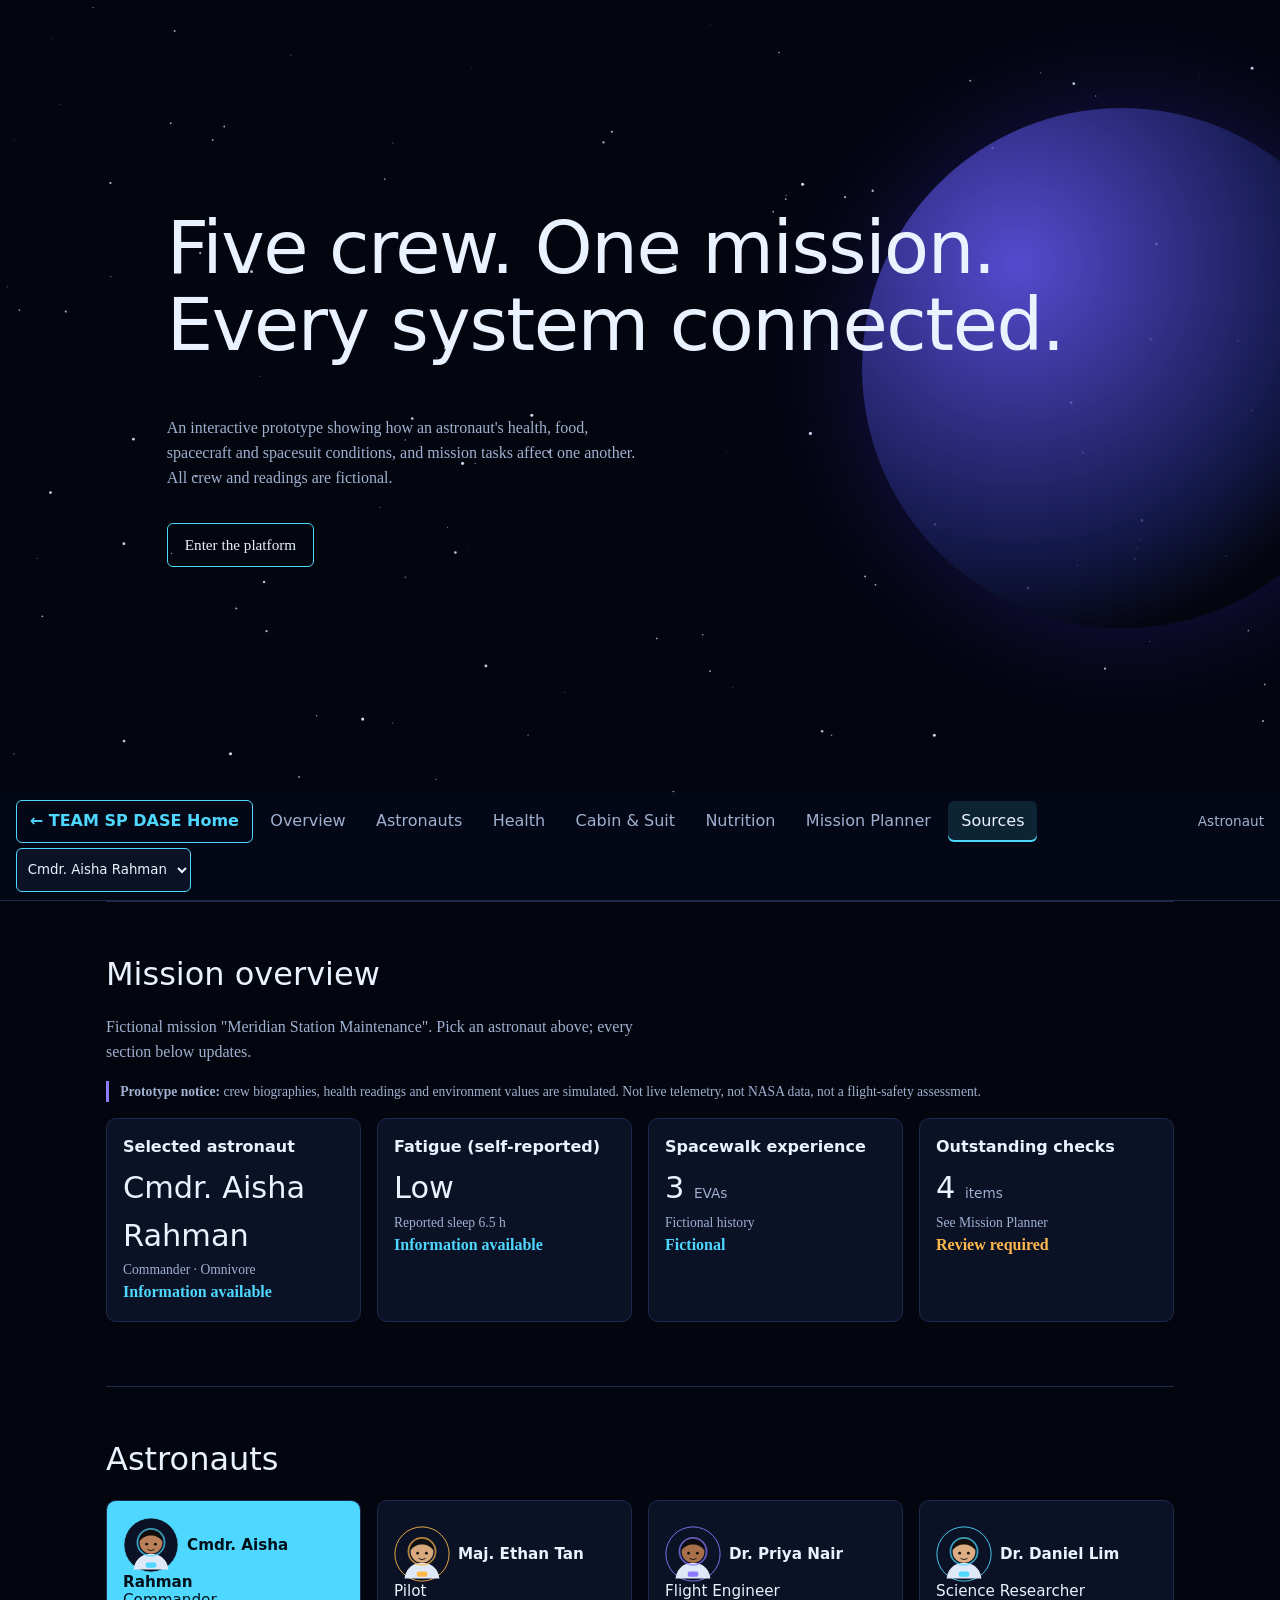
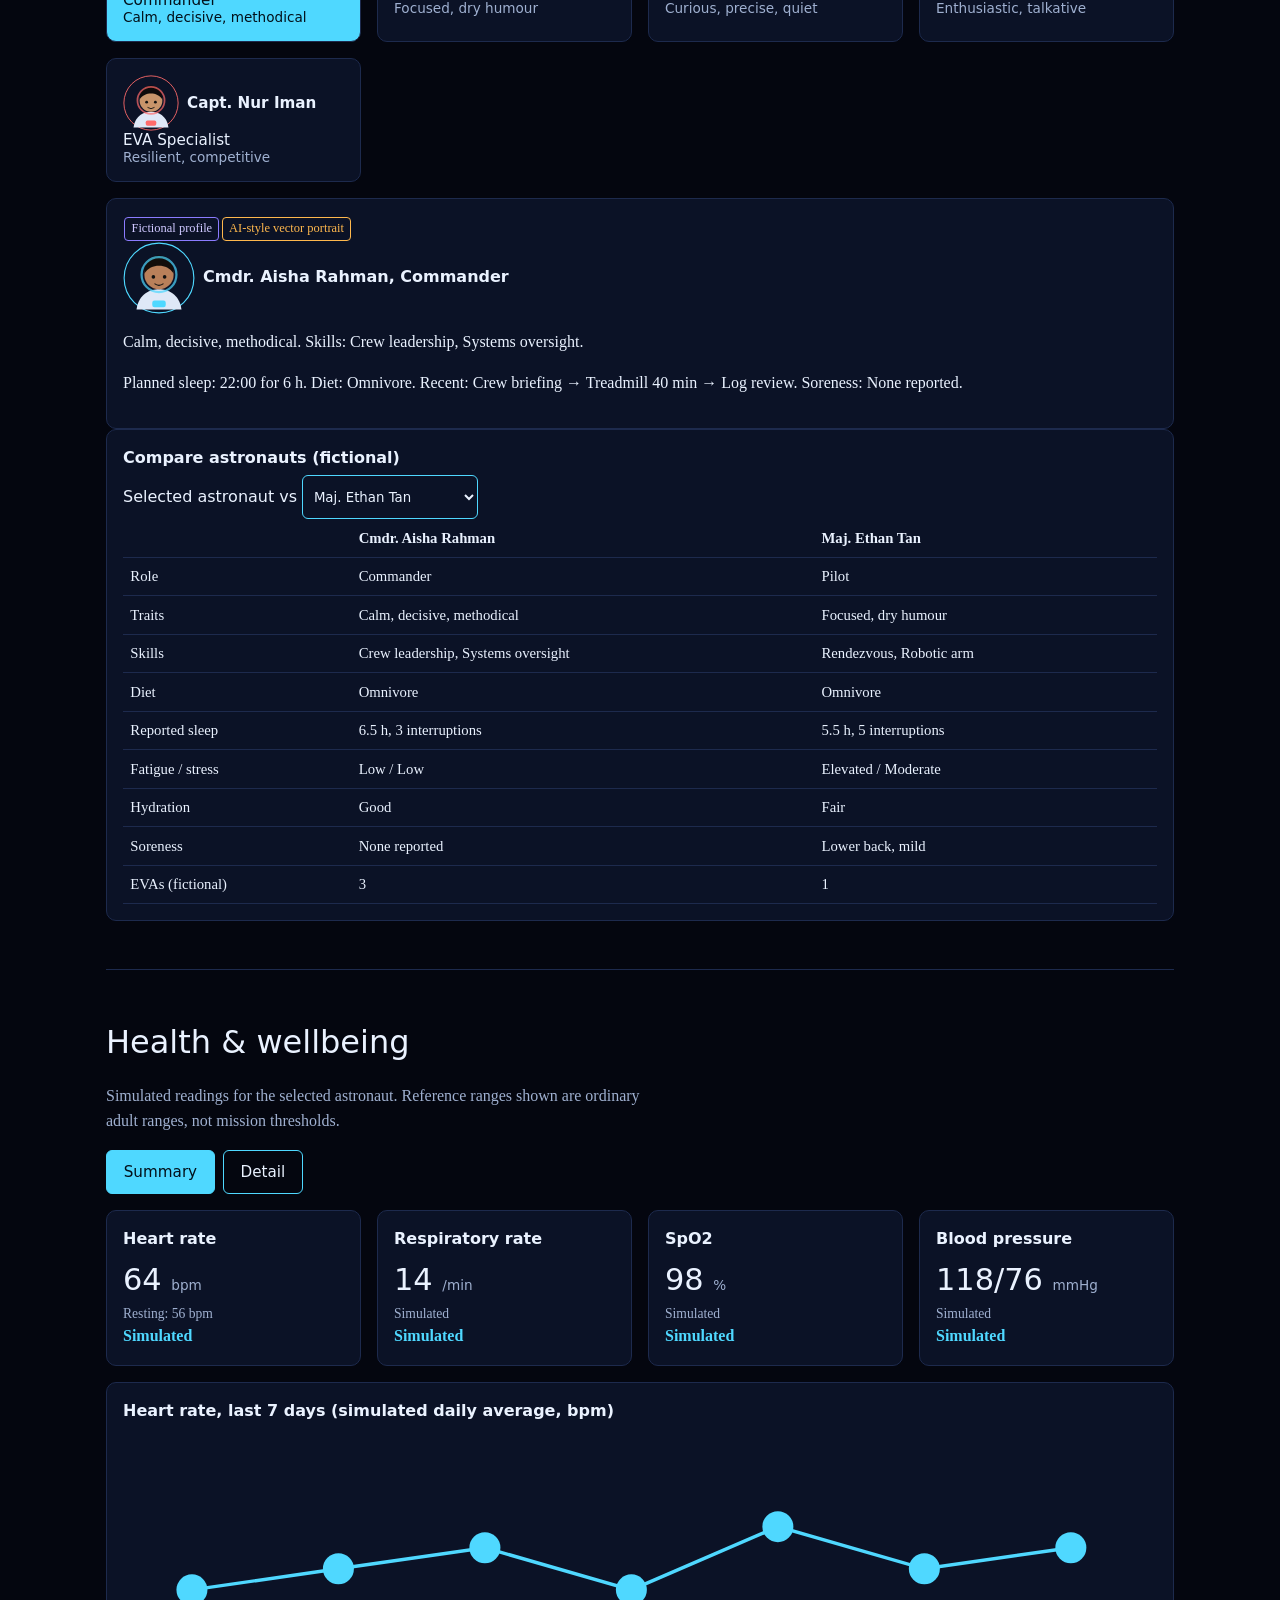
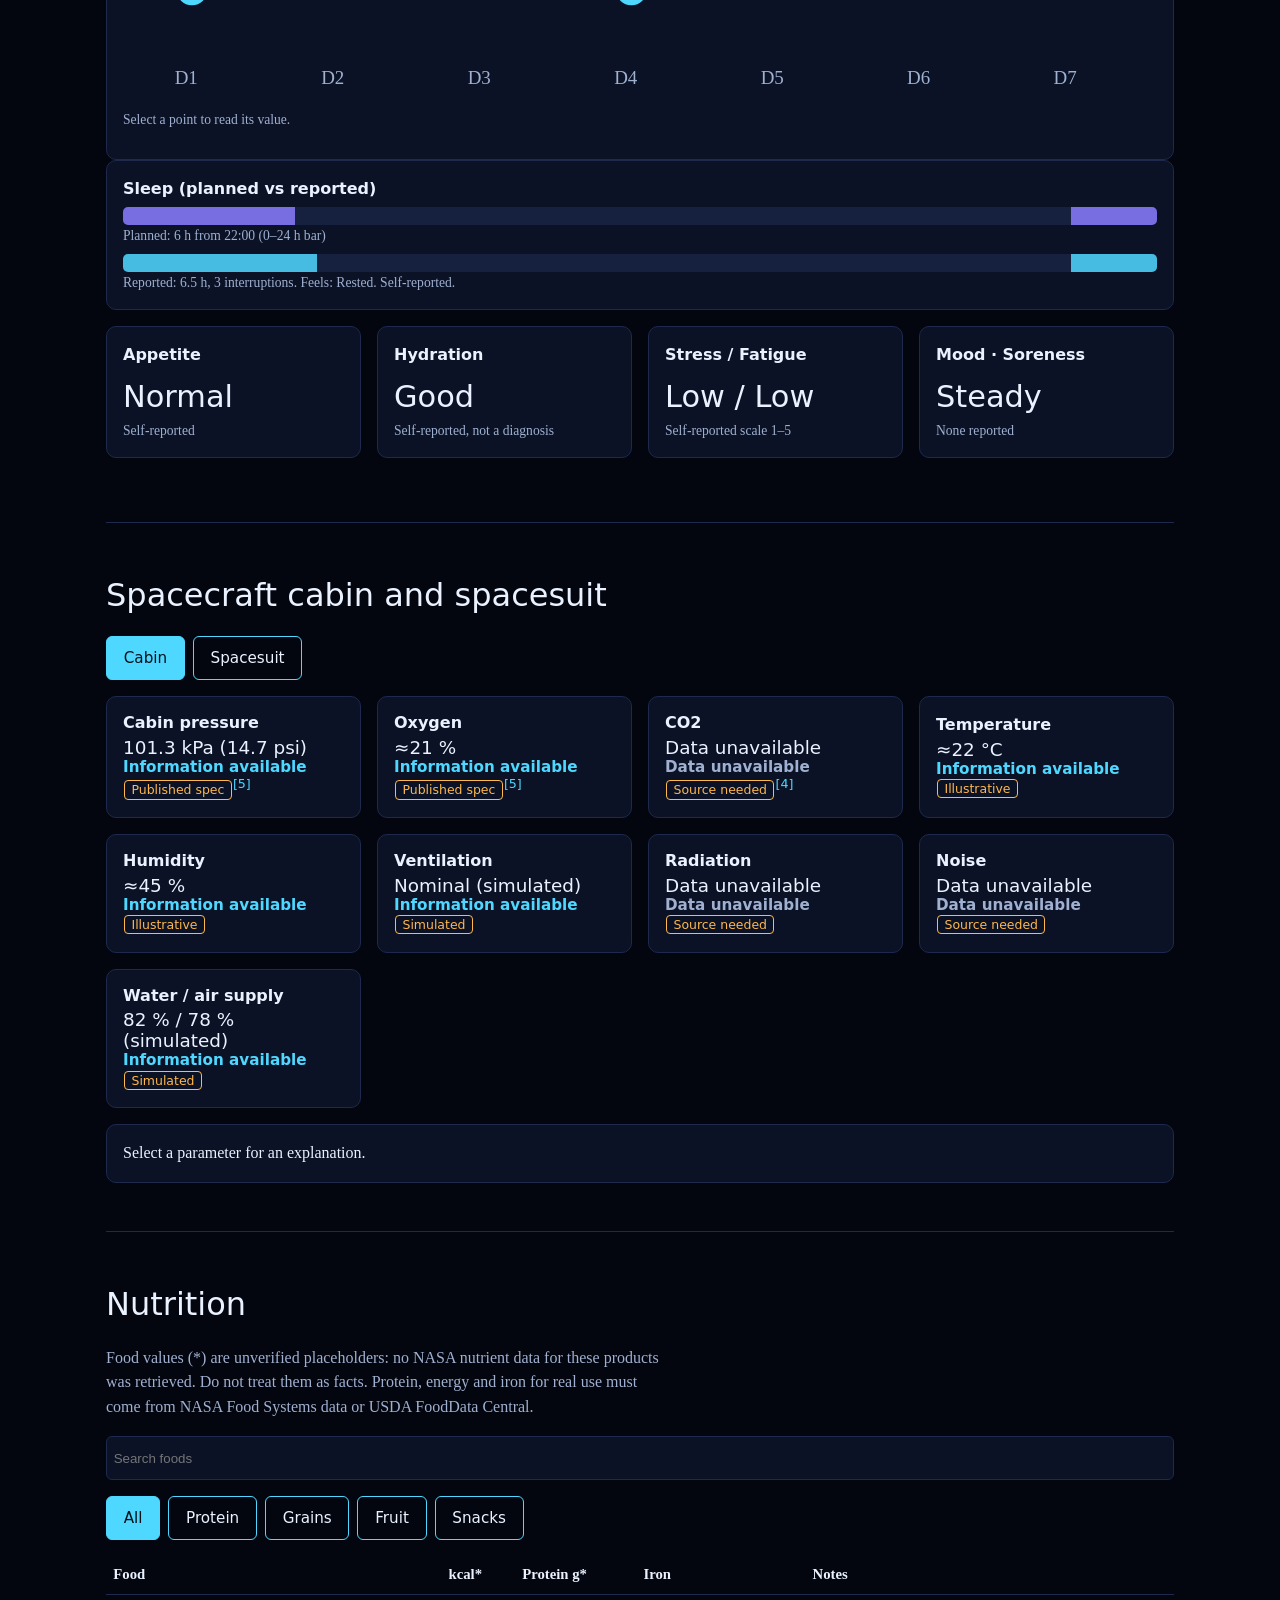
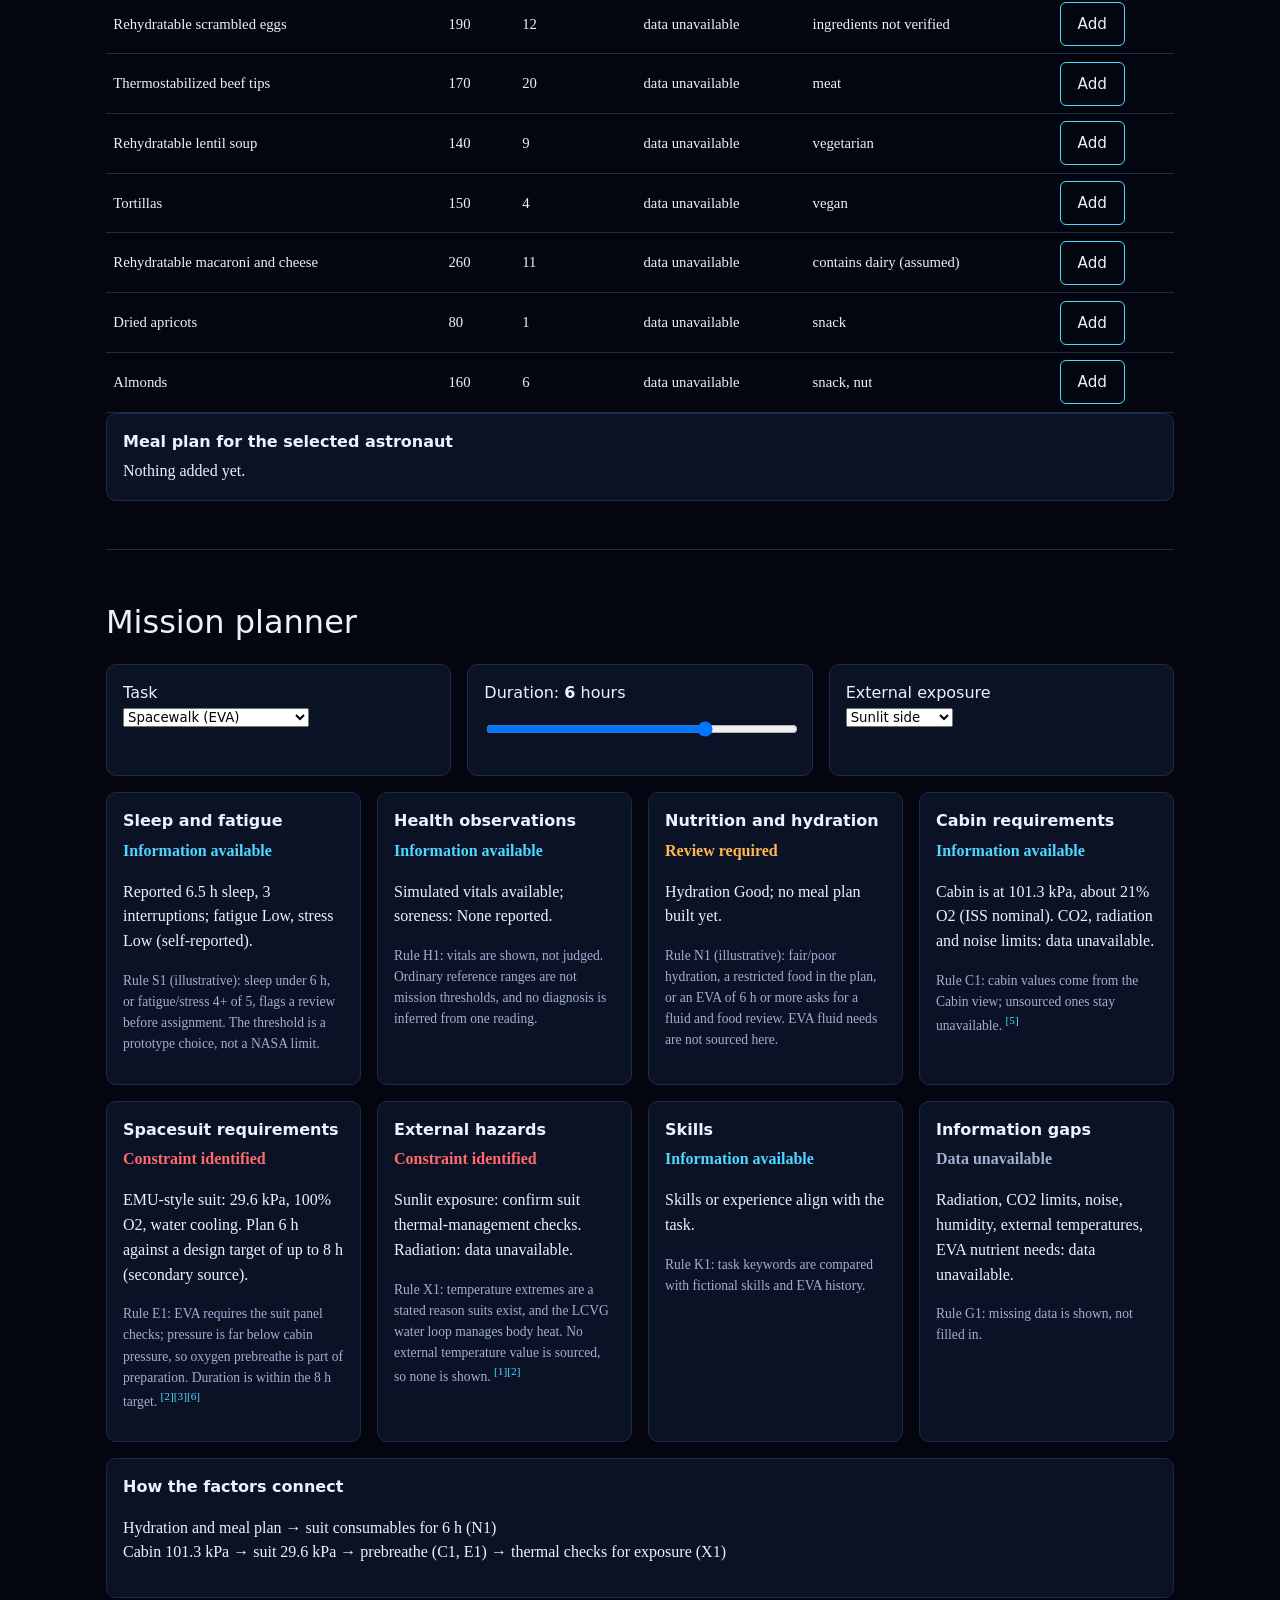
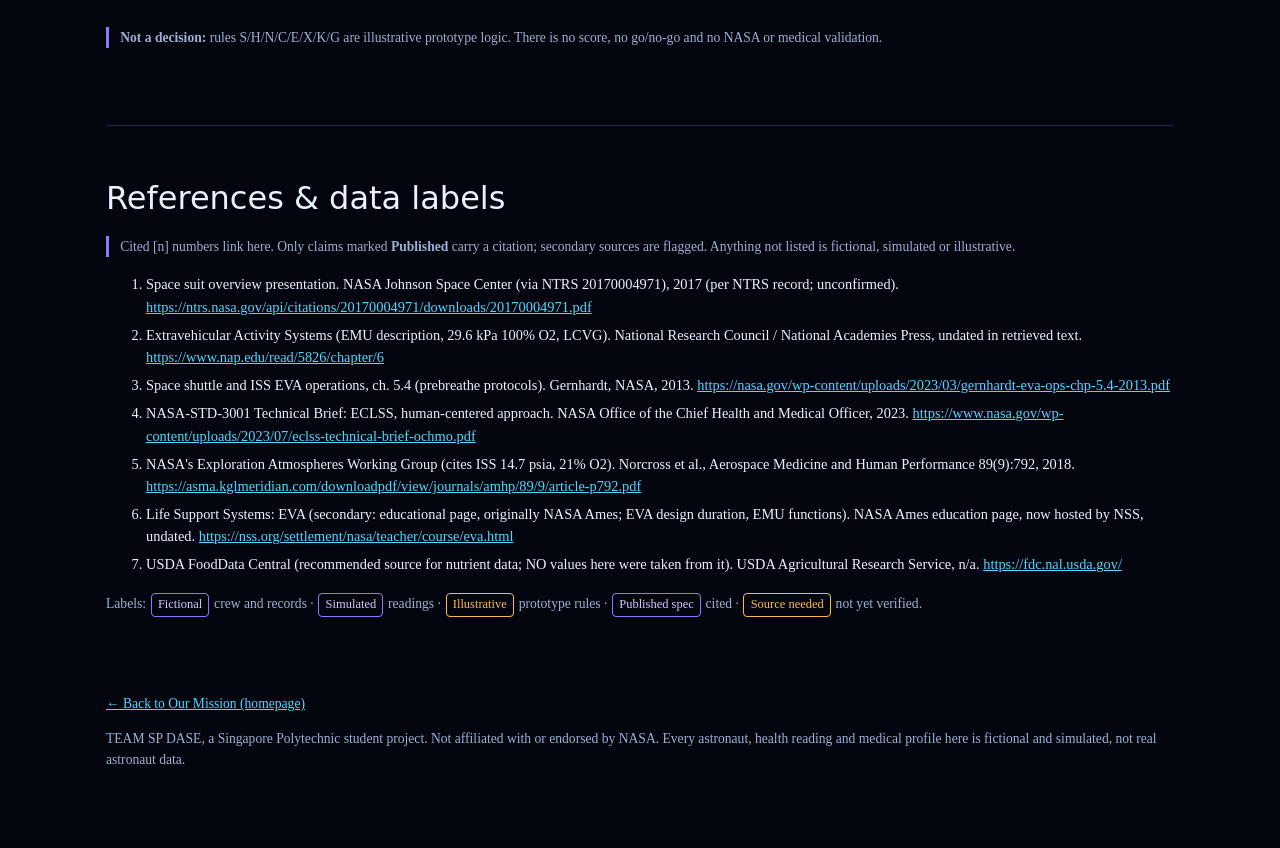
<file: platform.html>
<!DOCTYPE html><html lang="en"><head><meta charset="utf-8"><meta name="viewport" content="width=device-width,initial-scale=1,viewport-fit=cover"><title>Interactive Platform | Orbital Readiness (fictional prototype)</title><meta name="description" content="Prototype: astronaut health, nutrition, environment and mission readiness. All data fictional.">
<link rel="stylesheet" href="platform.css"></head><body>
<a class="skip" href="#overview">Skip to platform</a><canvas id="stars" aria-hidden="true"></canvas><div class="planet" aria-hidden="true"></div>
<header class="hero"><h1>Five crew. One mission. Every system connected.</h1>
<p>An interactive prototype showing how an astronaut's health, food, spacecraft and spacesuit conditions, and mission tasks affect one another. All crew and readings are fictional.</p>
<p><a class="btn" href="#overview" style="text-decoration:none;display:inline-block;width:max-content">Enter the platform</a></p></header>
<nav aria-label="Platform sections"><a class="back" href="index.html">&larr; TEAM SP DASE Home</a><a href="#overview">Overview</a><a href="#astronauts">Astronauts</a><a href="#health">Health</a><a href="#cabin">Cabin &amp; Suit</a><a href="#nutrition">Nutrition</a><a href="#planner">Mission Planner</a><a href="#sources">Sources</a>
<label class="u" for="who" style="margin-left:auto">Astronaut</label><select id="who" style="margin-left:0"></select></nav>
<main>
<section id="overview"><h2>Mission overview</h2><p class="sub">Fictional mission "Meridian Station Maintenance". Pick an astronaut above; every section below updates.</p><div class="note"><b>Prototype notice:</b> crew biographies, health readings and environment values are simulated. Not live telemetry, not NASA data, not a flight-safety assessment.</div><div class="grid" id="ovgrid"></div></section>
<section id="astronauts"><h2>Astronauts</h2><div class="grid" id="crew"></div><div class="card" id="prof"></div><div class="card"><h3>Compare astronauts (fictional)</h3><label for="cmp">Selected astronaut vs </label><select id="cmp" style="background:var(--panel);color:var(--tx);border:1px solid var(--cy);padding:.5em;border-radius:6px;min-height:44px"></select><div class="wrap"><table id="cmpt"></table></div></div></section>
<section id="health"><h2>Health &amp; wellbeing</h2><p class="sub">Simulated readings for the selected astronaut. Reference ranges shown are ordinary adult ranges, not mission thresholds.</p>
<div class="tabs" role="group" aria-label="View"><button id="vsum" aria-pressed="true">Summary</button><button id="vdet" aria-pressed="false">Detail</button></div>
<div class="grid" id="vitals"></div><div class="card"><h3>Heart rate, last 7 days (simulated daily average, bpm)</h3><div id="hrchart"></div><p class="u" id="hrread">Select a point to read its value.</p></div>
<div class="card"><h3>Sleep (planned vs reported)</h3><div id="sleep"></div></div><div class="grid" id="well"></div></section>
<section id="cabin"><h2>Spacecraft cabin and spacesuit</h2><div class="tabs"><button id="tc" aria-pressed="true">Cabin</button><button id="ts" aria-pressed="false">Spacesuit</button></div><div class="grid" id="env"></div><div class="card" id="envx">Select a parameter for an explanation.</div><div class="card" id="suitdiag" hidden><h3>Spacesuit life-support schematic (EMU-style, simplified, not to scale)</h3><div id="suitsvg"></div><div id="suitx" aria-live="polite">Select a component.</div></div></section>
<section id="nutrition"><h2>Nutrition</h2><p class="sub">Food values (*) are unverified placeholders: no NASA nutrient data for these products was retrieved. Do not treat them as facts. Protein, energy and iron for real use must come from NASA Food Systems data or USDA FoodData Central.</p>
<input type="search" id="q" placeholder="Search foods" aria-label="Search foods"><div class="tabs" id="cats"></div><div class="wrap"><table><thead><tr><th>Food</th><th>kcal*</th><th>Protein g*</th><th>Iron</th><th>Notes</th><th></th></tr></thead><tbody id="foods"></tbody></table></div>
<div class="card"><h3>Meal plan for the selected astronaut</h3><div id="plan" aria-live="polite">Nothing added yet.</div></div></section>
<section id="planner"><h2>Mission planner</h2><div class="grid"><div class="card"><label for="mt">Task</label><br><select id="mt"><option value="eva">Spacewalk (EVA)</option><option value="exp">Science experiment</option><option value="mnt">Equipment maintenance</option></select></div>
<div class="card"><label for="dur">Duration: <b id="dv">6</b> hours</label><input type="range" id="dur" min="1" max="8" value="6"></div>
<div class="card"><label for="sun">External exposure</label><br><select id="sun"><option value="sun">Sunlit side</option><option value="shade">Shadow side</option></select></div></div>
<div class="grid" id="assess"></div></section>
<section id="sources"><h2>References &amp; data labels</h2><div class="note">Cited [n] numbers link here. Only claims marked <b>Published</b> carry a citation; secondary sources are flagged. Anything not listed is fictional, simulated or illustrative.</div><ol class="refs" id="refs"></ol><p class="u">Labels: <span class="tag">Fictional</span> crew and records · <span class="tag">Simulated</span> readings · <span class="tag f">Illustrative</span> prototype rules · <span class="tag">Published spec</span> cited · <span class="tag f">Source needed</span> not yet verified.</p></section>
<p class="u"><a href="index.html">&larr; Back to Our Mission (homepage)</a></p><p class="u">TEAM SP DASE, a Singapore Polytechnic student project. Not affiliated with or endorsed by NASA. Every astronaut, health reading and medical profile here is fictional and simulated, not real astronaut data.</p></main>
<script src="platform.js"></script></body></html>
</file>
<file: platform.css>
:root{--bg:#04060f;--panel:#0b1226;--line:#1d2a4d;--tx:#eaf2ff;--mut:#9fb0d0;--cy:#4fd8ff;--vi:#8b7bff;--am:#ffb84d;--rd:#ff6b6b;box-sizing:border-box;padding-top:env(safe-area-inset-top,0px);padding-bottom:env(safe-area-inset-bottom,0px)}
*{box-sizing:border-box}html{scroll-padding-top:90px;scroll-behavior:smooth}
body{margin:0;background:radial-gradient(1200px 600px at 80% -10%,#1a1450 0,transparent 60%),var(--bg);color:var(--tx);font:16px/1.55 Georgia,"Iowan Old Style",serif}
h1,h2,h3,nav,button,select,label,.k{font-family:"Gill Sans","Trebuchet MS",system-ui,sans-serif}
canvas#stars{position:fixed;inset:0;z-index:-1;width:100%;height:100%}
.hero{min-height:88vh;display:grid;align-content:center;padding:6vw;max-width:1100px;margin:auto}
.hero h1{font-size:clamp(2.2rem,6vw,4.6rem);line-height:1.05;margin:0 0 .5em;font-weight:300;letter-spacing:-.02em}
.hero p{max-width:60ch;color:var(--mut)}
.planet{position:absolute;right:-8vw;top:12vh;width:42vw;height:42vw;max-width:520px;max-height:520px;border-radius:50%;background:radial-gradient(circle at 30% 30%,#6c5cff,#1a1f5c 55%,#05060f 75%);box-shadow:0 0 120px #3b2fd066;z-index:-1;opacity:.8}
.btn,button{background:transparent;color:var(--tx);border:1px solid var(--cy);padding:.6em 1.1em;border-radius:6px;cursor:pointer;font-size:.95rem;min-height:44px}
.btn:hover,button:hover{background:#4fd8ff22}button[aria-pressed=true],button.on{background:var(--cy);color:#02101a}
:focus-visible{outline:3px solid var(--am);outline-offset:2px}
nav{position:sticky;top:0;z-index:5;background:#050917ee;backdrop-filter:blur(8px);border-bottom:1px solid var(--line);display:flex;gap:.3rem;flex-wrap:wrap;padding:.5rem 1rem;align-items:center}
nav a{color:var(--mut);text-decoration:none;padding:.5em .8em;border-radius:6px}nav a.on{color:var(--tx);background:#4fd8ff22;box-shadow:inset 0 -2px var(--cy)}
nav select{margin-left:auto;background:var(--panel);color:var(--tx);border:1px solid var(--cy);padding:.5em;border-radius:6px;min-height:44px}
main{max-width:1100px;margin:auto;padding:0 1rem 4rem}section{padding:3rem 0;border-top:1px solid var(--line)}
h2{font-weight:300;font-size:2rem;margin:0 0 .3em}.sub{color:var(--mut);max-width:70ch}
.grid{display:grid;gap:1rem;grid-template-columns:repeat(auto-fit,minmax(230px,1fr));margin:1rem 0}
.card{background:var(--panel);border:1px solid var(--line);border-radius:10px;padding:1rem}
.card h3{margin:0 0 .3rem;font-size:1rem;font-weight:600}.big{font-size:1.9rem;font-family:system-ui}.u{color:var(--mut);font-size:.85rem}
.tag{display:inline-block;font-size:.78rem;border:1px solid var(--vi);color:#cfc8ff;border-radius:4px;padding:.1em .5em;margin:.1em}
.tag.f{border-color:var(--am);color:var(--am)}.st{font-weight:600}.st.ok{color:var(--cy)}.st.rv{color:var(--am)}.st.ct{color:var(--rd)}.st.na{color:var(--mut)}
.bar{height:10px;background:#16213f;border-radius:5px;overflow:hidden}.bar i{display:block;height:100%;background:var(--cy);transition:width .5s}
svg text{fill:var(--mut);font-size:11px}.tabs{display:flex;gap:.5rem;flex-wrap:wrap;margin:1rem 0}
table{width:100%;border-collapse:collapse}td,th{padding:.5em;border-bottom:1px solid var(--line);text-align:left;font-size:.92rem}
input[type=search],input[type=range]{width:100%;min-height:44px}input[type=search]{background:var(--panel);color:var(--tx);border:1px solid var(--line);border-radius:6px;padding:.5em}
.wrap{overflow-x:auto}.note{font-size:.85rem;color:var(--mut);border-left:3px solid var(--vi);padding-left:.7rem;margin:.8rem 0}
.hero>*{animation:in .9s both}@keyframes in{from{opacity:0;transform:translateY(14px)}}
@media(prefers-reduced-motion:reduce){*{animation:none!important;transition:none!important;scroll-behavior:auto!important}}
.pt{vertical-align:middle;margin-right:.5rem;flex:none}button.on .u{color:#02101a}
.part{fill:#0f1a38;stroke:#5a79c9;stroke-width:2;cursor:pointer;transition:fill .3s,stroke .3s}.part.on,.part:focus-visible{stroke:var(--cy);fill:#13264d}.lc{fill:none!important}
#suitsvg text{pointer-events:none;text-anchor:middle}.refs li{margin:.4em 0;font-size:.9rem}a{color:var(--cy)}sup a{text-decoration:none}
@media(max-width:600px){.hero{padding:10vw 5vw}h2{font-size:1.6rem}td,th{font-size:.82rem;padding:.4em .3em}}
.back{color:var(--cy)!important;border:1px solid var(--cy);font-weight:600}.skip{position:absolute;left:-999px}.skip:focus{left:0;background:var(--cy);color:#000;padding:.6em 1em;z-index:20}
body{overflow-x:hidden}a,li{overflow-wrap:anywhere}
html,body{overflow-x:clip}
</file>
